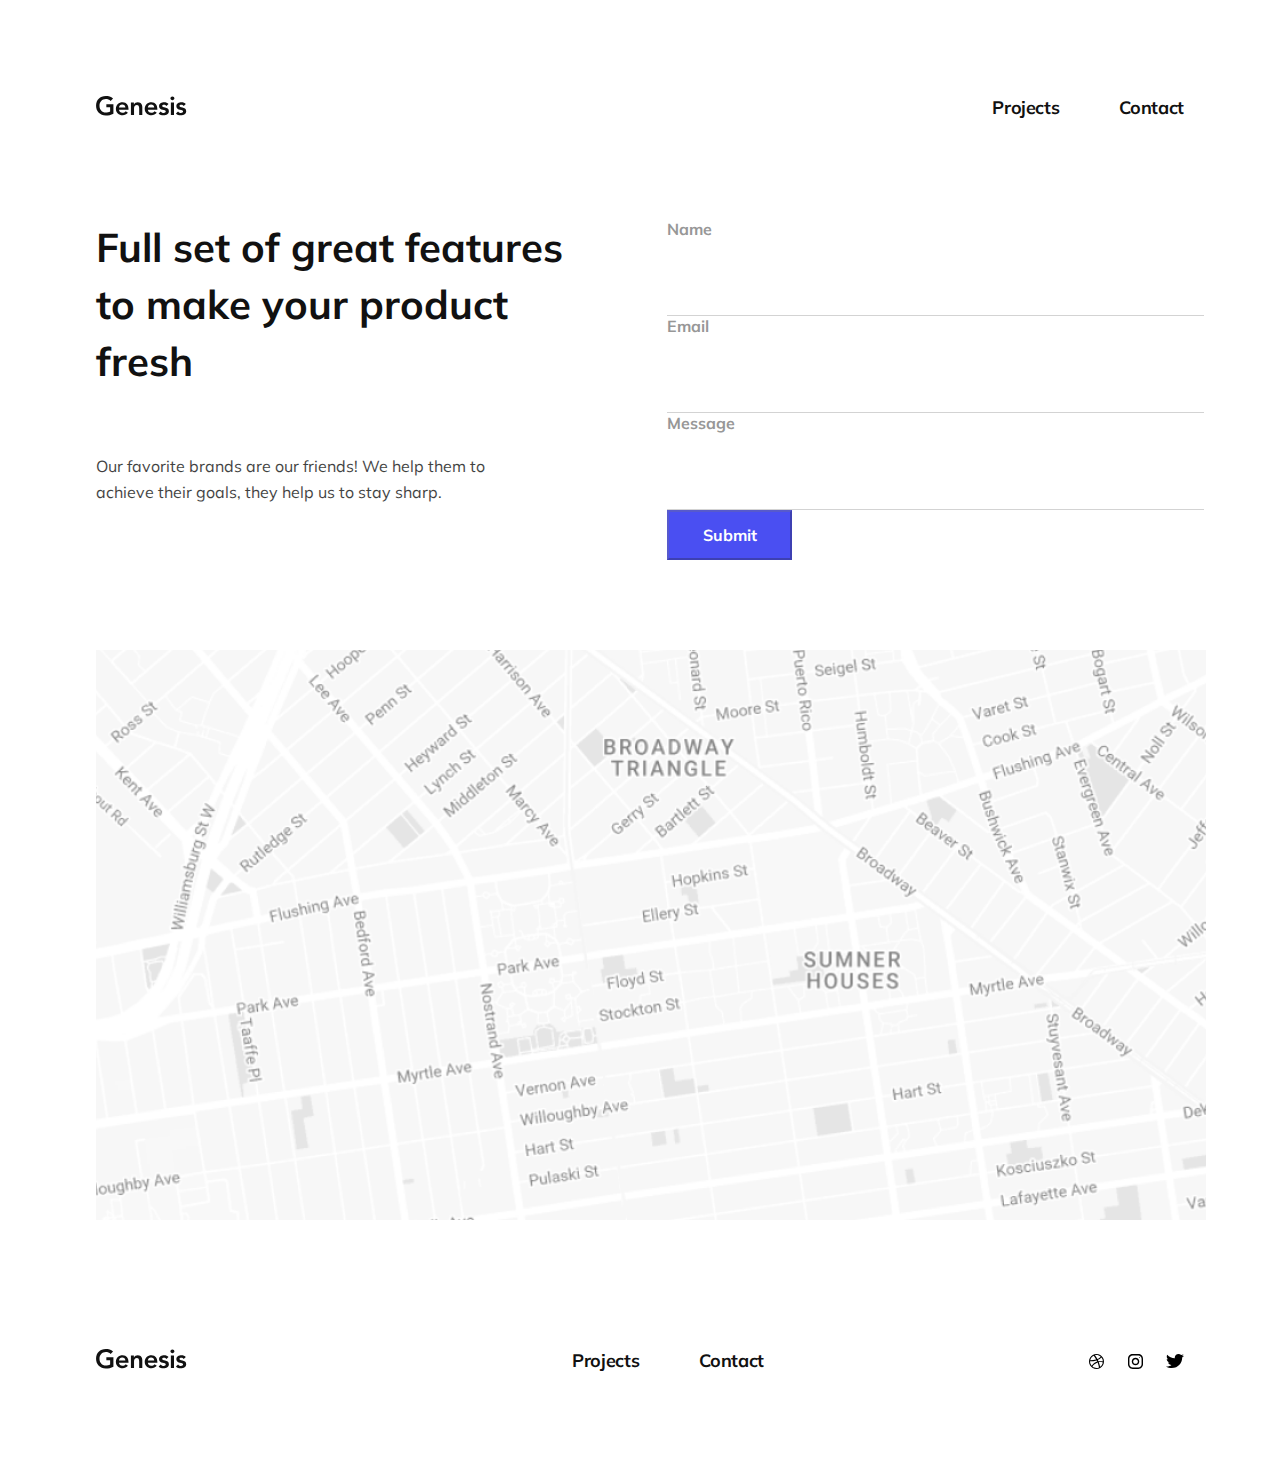
<file: contact.html>
<!DOCTYPE html>
<html lang="en">
<head>
    <meta charset="UTF-8">
    <meta http-equiv="X-UA-Compatible" content="IE=edge">
    <meta name="viewport" content="width=device-width, initial-scale=1.0">
    <link rel="stylesheet" href="styles/reset.css"/>
    <link rel="preconnect" href="https://fonts.googleapis.com">
    <link rel="preconnect" href="https://fonts.gstatic.com" crossorigin>
    <link href="https://fonts.googleapis.com/css2?family=Mulish:wght@400;700&display=swap" rel="stylesheet"> 
    <link rel="stylesheet" href= "styles/contact.css">
    <title>Contact</title>
</head>

<body>

    <header>

        <div class="top-container">

            <div class="logo">
                <img src="images/Genesis_logo.svg" alt="Genesis Logo">
            </div>    

            <div class="nav">
                <nav>
                    <ul>
                        <li><a href="projects.html">Projects</a></li>
                        <li><a href="contact.html">Contact</a></li>
                    </ul>
                </nav>
            </div>  

        </div>

    </header>

    <main>

        <div class="main-container">

            <div>

                <div class="head">
                    <h1>Full set of great features to make your product fresh</h1>
                </div>
    
                <div class="txt">
                    <p>Our favorite brands are our friends! We help them to achieve their goals, they help us to stay sharp.</p>
                </div>

             </div>
        
            <div class="form">

                <label for="name">Name</label>
                <input type="text" id="name" required>

                <label for="email">Email</label>
                <input type="text" id="email" required>

                <label for="message">Message</label>
                <input type="text" id="message" required>

                <button type="submit" disabled>Submit</button>

            </div>

        </div>    

        <div class="img">
            <img src="images/Map.png" alt="Location map">
        </div>

    </main>
    
    <footer>

        <div class="footer-container">

            <div class="foot-logo">
                <img src="images/Genesis_logo.svg" alt="Genesis Logo">
            </div> 

            <div class="foot-nav">
                <nav>
                    <ul>
                        <li><a href="projects.html">Projects</a></li>
                        <li><a href="contact.html">Contact</a></li>
                    </ul>
                </nav>
            </div>

            <div class="foot-soc">
                <img src="images/Social(1).svg" alt="social media icons">
            </div>
                
        </div>                  

    </footer>
    
</body>

</html>
</file>
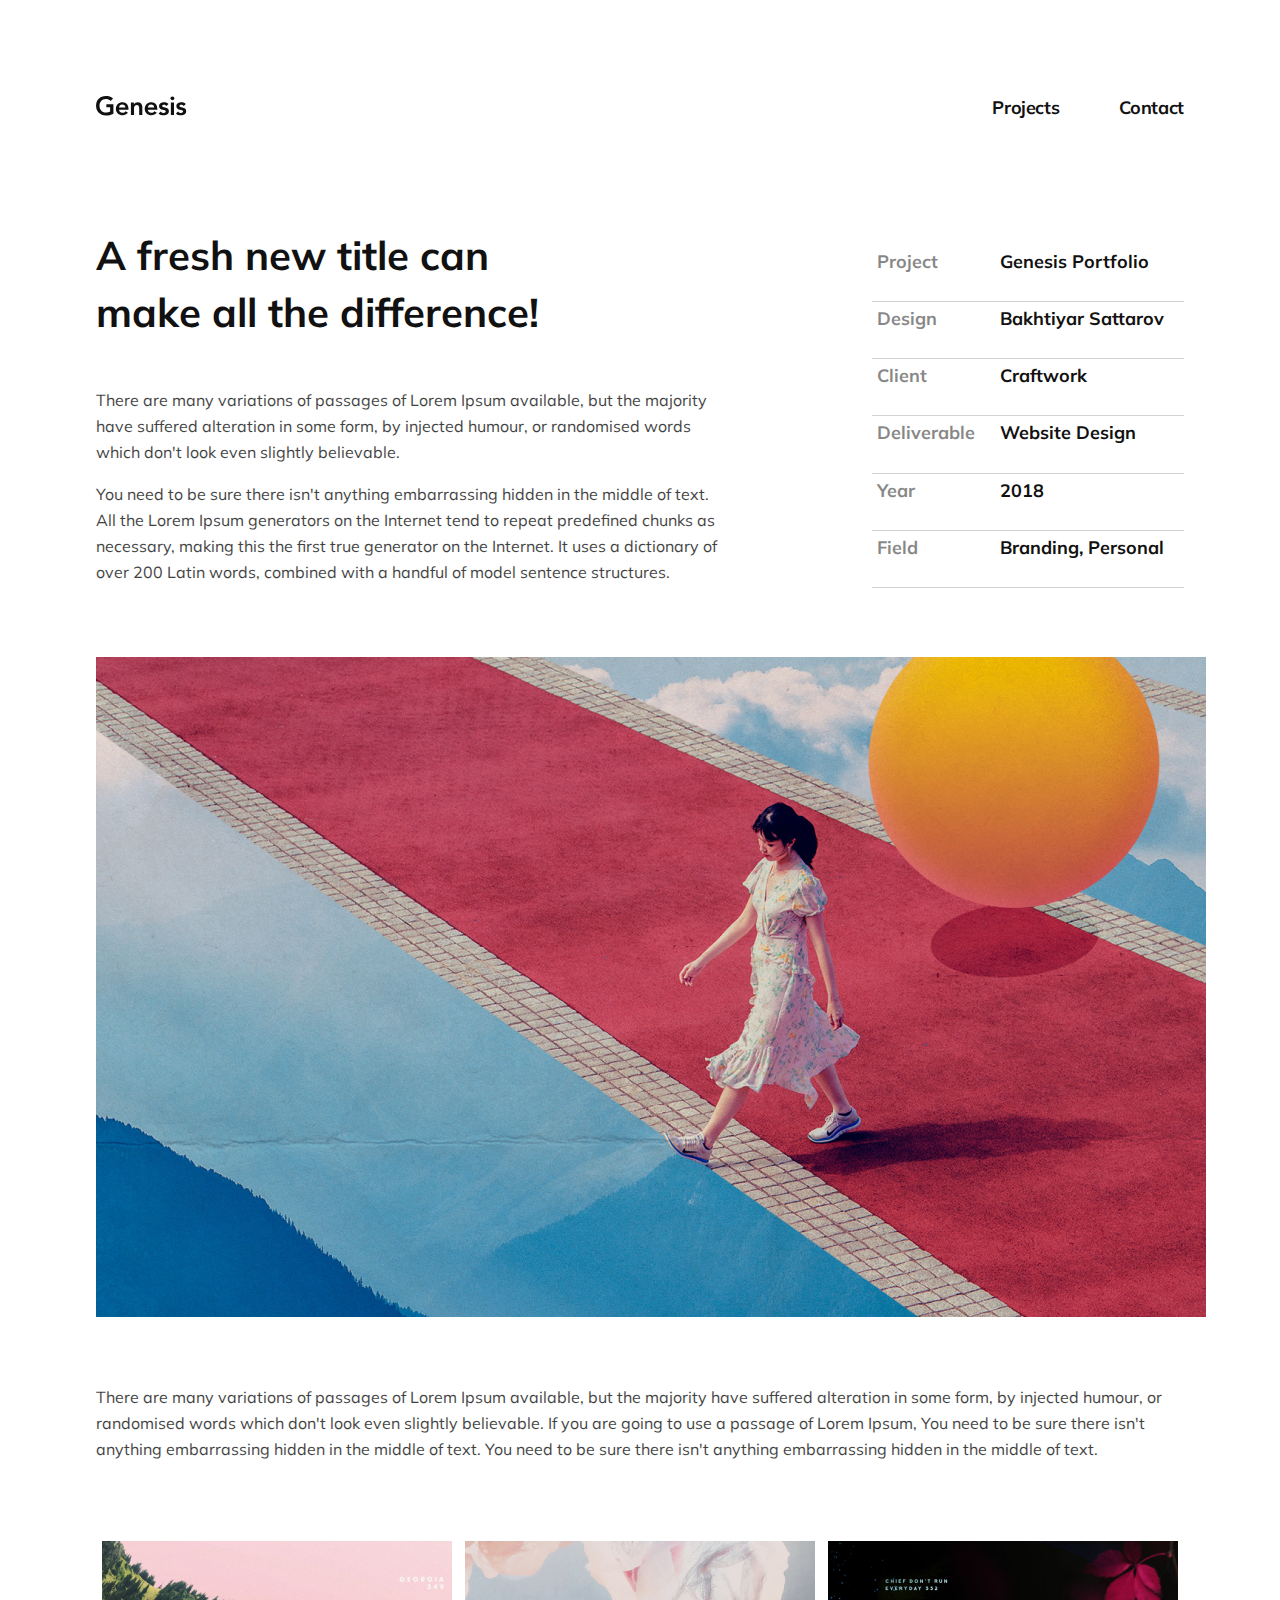
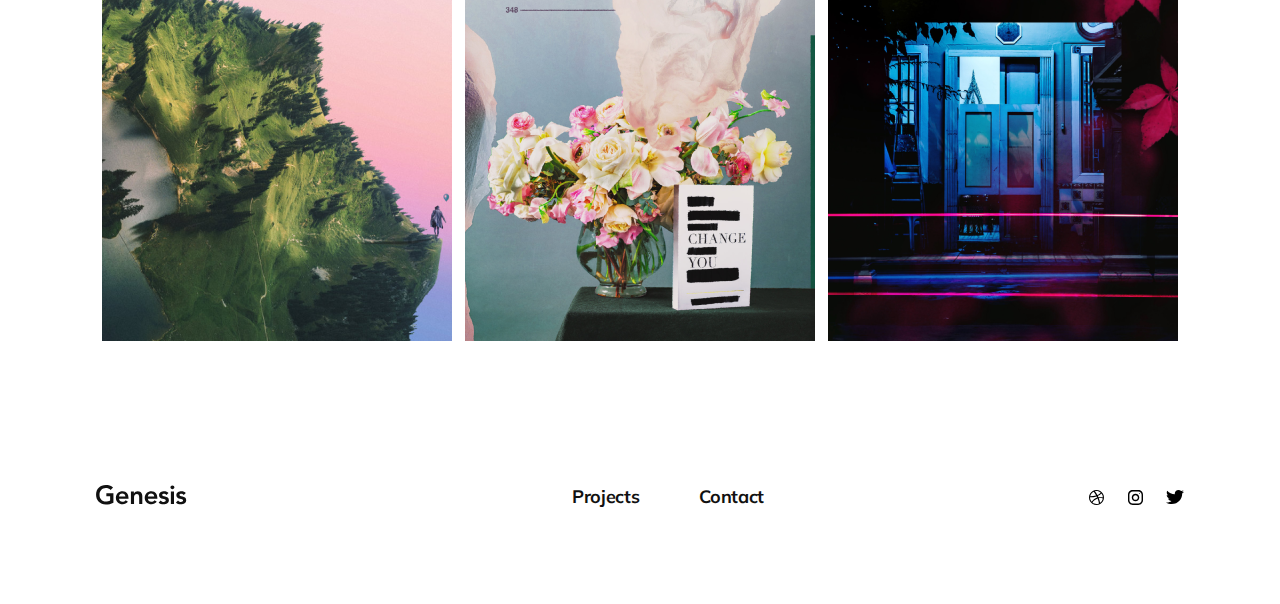
<file: projects.html>
<!DOCTYPE html>
<html lang="en">
<head>
    <meta charset="UTF-8">
    <meta http-equiv="X-UA-Compatible" content="IE=edge">
    <meta name="viewport" content="width=device-width, initial-scale=1.0">
    <link rel="stylesheet" href="styles/reset.css"/>
    <link rel="preconnect" href="https://fonts.googleapis.com">
    <link rel="preconnect" href="https://fonts.gstatic.com" crossorigin>
    <link href="https://fonts.googleapis.com/css2?family=Mulish:wght@400;700&display=swap" rel="stylesheet"> 
    <link rel="stylesheet" href= "styles/projects.css" type="text/css">
    <title>Projects</title>
</head>

<body>

    <header>

        <div class="top-container">

            <div class="logo">
                <img src="images/Genesis_logo.svg" alt="Genesis Logo">
            </div>    

            <div class="nav">
                <nav>
                    <ul>
                        <li><a href="projects.html">Projects</a></li>
                        <li><a href="contact.html">Contact</a></li>
                    </ul>
                </nav>
            </div>  

        </div>

    </header>

    <main>

        <div class="header-container">

            <div>

                <div class="title">
                    <h1>A fresh new title can make all the difference!</h1>
                </div>
    
                <div class="text">
                    <p>There are many variations of passages of Lorem Ipsum available, 
                        but the majority have suffered alteration in some form, by injected humour, 
                        or randomised words which don't look even slightly believable.</p>
                    <br>
                    <p> You need to be sure there isn't anything embarrassing hidden in the middle of text. 
                        All the Lorem Ipsum generators on the Internet tend to repeat predefined chunks as necessary, 
                        making this the first true generator on the Internet. It uses a dictionary of over 200 Latin words,
                        combined with a handful of model sentence structures.</p>
                </div>

            </div>

            <div>

                <table>
                    <tr>
                        <td class="opac">Project</td>
                        <td>Genesis Portfolio</td>
                    </tr>
                    <br>
                    <tr class="tr">
                        <td class="opac">Design</td>
                        <td>Bakhtiyar Sattarov</td>
                    </tr>
                    <br>
                    <tr class="tr">
                        <td class="opac">Client</td>
                        <td>Craftwork</td>
                    </tr>
                    <br>
                    <tr class="tr">
                        <td class="opac">Deliverable</td>
                        <td>Website Design</td>
                    </tr>
                    <tr class="tr">
                        <td class="opac">Year</td>
                        <td>2018</td>
                    </tr>
                    <tr class="tr">
                        <td class="opac">Field</td>
                        <td>Branding, Personal</td>
                    </tr>
                </table>

            </div>

        </div>

        <div class="main-img"> 
            <img src="images/balls2.png" alt="Genesis image of a woman walking in the sky with orange suns hanging above her">
        </div>
       
        <div class="main-txt">
           <p>There are many variations of passages of Lorem Ipsum available, 
            but the majority have suffered alteration in some form, by injected humour, 
            or randomised words which don't look even slightly believable. 
            If you are going to use a passage of Lorem Ipsum, You need to be sure there isn't anything embarrassing hidden in the middle of text. 
            You need to be sure there isn't anything embarrassing hidden in the middle of text.</p>
        </div>

        <div class="imgs">
            <img src="images/cliff2.png" alt="Figure standing at the tip of a green cliff">
            <img src="images/vase.png" alt="Vase with flowers and a book">
            <img src="images/entrance.png" alt="An entrance">
        </div>

    </main>   
        
    <footer>

        <div class="footer-container">

            <div class="foot-logo">
                <img src="images/Genesis_logo.svg" alt="Genesis Logo">
            </div> 

            <div class="foot-nav">
                <nav>
                    <ul>
                        <li><a href="projects.html">Projects</a></li>
                        <li><a href="contact.html">Contact</a></li>
                    </ul>
                </nav>
            </div>

            <div class="foot-soc">
                <img src="images/Social(1).svg" alt="social media icons">
            </div>
                
        </div>                  

    </footer>

</body>

</html>
</file>
<file: styles/contact.css>
h1 {
  font-family: "Mulish", sans-serif;
  font-weight: 700;
  font-size: 40px;
  line-height: 57px;
  color: #111111;
}

h2 {
  font-family: "Mulish", sans-serif;
  font-weight: 700;
  font-size: 28px;
  line-height: 38px;
  color: #111111;
}

p {
  font-family: "Mulish", sans-serif;
  font-weight: 400;
  font-size: 16px;
  line-height: 26px;
  opacity: 80%;
  color: #111111;
}

a {
  font-family: "Mulish", sans-serif;
  font-weight: 700;
  font-size: 18px;
  line-height: 23px;
  letter-spacing: -0.35px;
  color: #111111;
}

#shooting {
  font-family: "Mulish", sans-serif;
  font-weight: 700;
  font-size: 22px;
  line-height: 28px;
  color: #4A4FF2;
}

.side-txt {
  font-family: "Mulish", sans-serif;
  font-weight: 400;
  font-size: 18px;
  line-height: 23px;
  font-style: italic;
  color: #111111;
}

#span-blue {
  color: #4A4FF2;
}

.awards-title {
  font-family: "Mulish", sans-serif;
  font-weight: 700;
  font-size: 22px;
  line-height: 28px;
  color: #111111;
}

.awards-mini-title {
  font-family: "Mulish", sans-serif;
  font-weight: 700;
  font-size: 18px;
  line-height: 23px;
  color: #111111;
}

.awards-plain {
  font-family: "Mulish", sans-serif;
  font-weight: 400;
  font-size: 16px;
  line-height: 20px;
  color: #111111;
}

.line-height {
  line-height: 26px;
}

table {
  font-family: "Mulish", sans-serif;
  font-weight: 700;
  font-size: 18px;
  line-height: 23px;
  color: #111111;
}

.opac {
  opacity: 50%;
}

.top-container {
  max-width: 1110px;
  min-height: 23px;
  padding-bottom: 30px;
  display: -webkit-box;
  display: -ms-flexbox;
  display: flex;
  -webkit-box-pack: justify;
      -ms-flex-pack: justify;
          justify-content: space-between;
  -webkit-box-align: center;
      -ms-flex-align: center;
          align-items: center;
}

.nav ul {
  display: -webkit-box;
  display: -ms-flexbox;
  display: flex;
  -webkit-box-pack: space-evenly;
      -ms-flex-pack: space-evenly;
          justify-content: space-evenly;
  -webkit-box-align: center;
      -ms-flex-align: center;
          align-items: center;
}

a {
  text-decoration: none;
  padding-left: 30px;
}

a:hover {
  color: blue;
}

.main-container {
  max-width: 1110px;
  padding-top: 40px;
  padding-bottom: 30px;
  display: -webkit-box;
  display: -ms-flexbox;
  display: flex;
}

.head {
  max-width: 475px;
  min-height: 174px;
  padding-top: 30px;
  padding-bottom: 30px;
}

.txt {
  max-width: 445px;
  min-height: 56px;
  padding-top: 30px;
  padding-bottom: 30px;
}

/* FORM */
.form {
  max-width: 475px;
  min-height: 291px;
  padding-top: 30px;
  padding-bottom: 30px;
  padding-left: 6rem;
  display: -webkit-box;
  display: -ms-flexbox;
  display: flex;
  -webkit-box-orient: vertical;
  -webkit-box-direction: normal;
      -ms-flex-direction: column;
          flex-direction: column;
  font-family: "Mulish", sans-serif;
  /* form doesnt implement these font values, except for color. it inherits the font.. check why */
  font-weight: 700;
  font-size: 16px;
  line-height: 21px;
  color: #979797;
}

input {
  width: 100%;
  border: none;
  border-bottom: 1px solid lightgray;
  padding: 30px 90px 30px 90px;
}

button {
  width: 125px;
  height: 50px;
  background-color: #4A4FF2;
  font-family: "Mulish", sans-serif;
  font-weight: 700;
  font-size: 16px;
  line-height: 21px;
  color: white;
}

button:hover {
  background-color: yellowgreen;
}

/* IMAGE */
.img {
  max-width: 1110px;
  min-height: 570px;
  padding-top: 30px;
  padding-bottom: 30px;
}

.footer-container {
  max-width: 1110px;
  min-height: 23px;
  padding-top: 6rem;
  display: -webkit-box;
  display: -ms-flexbox;
  display: flex;
  -webkit-box-pack: justify;
      -ms-flex-pack: justify;
          justify-content: space-between;
  -webkit-box-align: end;
      -ms-flex-align: end;
          align-items: flex-end;
}

ul {
  display: -webkit-box;
  display: -ms-flexbox;
  display: flex;
}

li {
  padding-left: 30px;
}

body {
  margin: 3rem 3rem;
  padding: 3rem 3rem;
}
</file>
<file: styles/projects.css>
h1 {
  font-family: "Mulish", sans-serif;
  font-weight: 700;
  font-size: 40px;
  line-height: 57px;
  color: #111111;
}

h2 {
  font-family: "Mulish", sans-serif;
  font-weight: 700;
  font-size: 28px;
  line-height: 38px;
  color: #111111;
}

p {
  font-family: "Mulish", sans-serif;
  font-weight: 400;
  font-size: 16px;
  line-height: 26px;
  opacity: 80%;
  color: #111111;
}

a {
  font-family: "Mulish", sans-serif;
  font-weight: 700;
  font-size: 18px;
  line-height: 23px;
  letter-spacing: -0.35px;
  color: #111111;
}

#shooting {
  font-family: "Mulish", sans-serif;
  font-weight: 700;
  font-size: 22px;
  line-height: 28px;
  color: #4A4FF2;
}

.side-txt {
  font-family: "Mulish", sans-serif;
  font-weight: 400;
  font-size: 18px;
  line-height: 23px;
  font-style: italic;
  color: #111111;
}

#span-blue {
  color: #4A4FF2;
}

.awards-title {
  font-family: "Mulish", sans-serif;
  font-weight: 700;
  font-size: 22px;
  line-height: 28px;
  color: #111111;
}

.awards-mini-title {
  font-family: "Mulish", sans-serif;
  font-weight: 700;
  font-size: 18px;
  line-height: 23px;
  color: #111111;
}

.awards-plain {
  font-family: "Mulish", sans-serif;
  font-weight: 400;
  font-size: 16px;
  line-height: 20px;
  color: #111111;
}

.line-height {
  line-height: 26px;
}

table {
  font-family: "Mulish", sans-serif;
  font-weight: 700;
  font-size: 18px;
  line-height: 23px;
  color: #111111;
}

.opac {
  opacity: 50%;
}

.top-container {
  max-width: 1110px;
  min-height: 23px;
  padding-bottom: 30px;
  display: -webkit-box;
  display: -ms-flexbox;
  display: flex;
  -webkit-box-pack: justify;
      -ms-flex-pack: justify;
          justify-content: space-between;
  -webkit-box-align: center;
      -ms-flex-align: center;
          align-items: center;
}

.nav ul {
  display: -webkit-box;
  display: -ms-flexbox;
  display: flex;
  -webkit-box-pack: space-evenly;
      -ms-flex-pack: space-evenly;
          justify-content: space-evenly;
  -webkit-box-align: center;
      -ms-flex-align: center;
          align-items: center;
}

a {
  text-decoration: none;
  padding-left: 30px;
}

a:hover {
  color: blue;
}

/* HEADING */
.header-container {
  max-width: 1110px;
  display: -webkit-box;
  display: -ms-flexbox;
  display: flex;
  -webkit-box-pack: justify;
      -ms-flex-pack: justify;
          justify-content: space-between;
  margin-top: 3rem;
}

.title {
  max-width: 495px;
  min-height: 130px;
  padding: 30px 0;
}

.text {
  max-width: 635px;
  min-height: 222px;
}

table {
  max-width: 335px;
  min-height: 343px;
}

tr {
  border-bottom: 1px solid lightgray;
}

td {
  padding: 5px 20px 20px 5px;
  /* how to center text in cell? */
}

/* MAIN */
.main-img {
  max-width: 1110px;
  min-height: 660px;
  padding-top: 3rem;
  /* testing result with rem */
  padding-bottom: 2rem;
}

.main-txt {
  max-width: 1109px;
  min-height: 93px;
  padding-top: 2rem;
  padding-bottom: 2rem;
}

.imgs {
  max-width: 1110px;
  min-height: 400px;
  padding-top: 2rem;
  padding-bottom: 3rem;
  display: -webkit-box;
  display: -ms-flexbox;
  display: flex;
  -ms-flex-pack: distribute;
      justify-content: space-around;
}

.footer-container {
  max-width: 1110px;
  min-height: 23px;
  padding-top: 6rem;
  display: -webkit-box;
  display: -ms-flexbox;
  display: flex;
  -webkit-box-pack: justify;
      -ms-flex-pack: justify;
          justify-content: space-between;
  -webkit-box-align: end;
      -ms-flex-align: end;
          align-items: flex-end;
}

ul {
  display: -webkit-box;
  display: -ms-flexbox;
  display: flex;
}

li {
  padding-left: 30px;
}

body {
  margin: 3rem 3rem;
  padding: 3rem 3rem;
}
</file>
